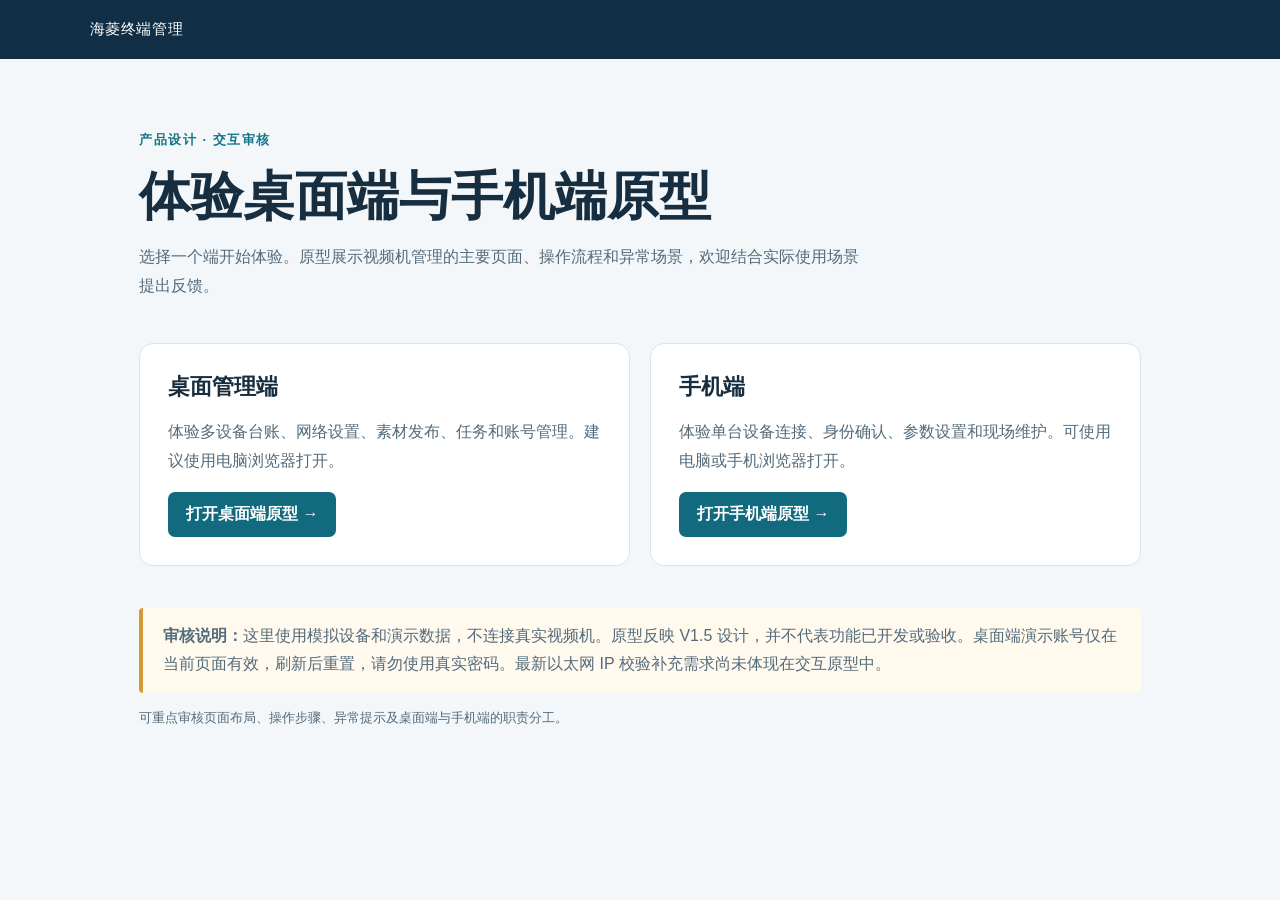
<file: index.html>
<!doctype html>
<html lang="zh-CN"><head><meta charset="utf-8"><meta name="viewport" content="width=device-width,initial-scale=1"><title>海菱视频机管理 · 交互原型审核</title><style>
:root{font-family:-apple-system,BlinkMacSystemFont,"PingFang SC","Microsoft YaHei",sans-serif;color:#172e40;background:#f3f7f9}*{box-sizing:border-box}body{margin:0}header{background:#102f46;color:#fff;padding:20px max(7vw,24px);font-size:15px;letter-spacing:.04em}main{max-width:1050px;margin:auto;padding:72px 24px} .tag{font-size:13px;color:#14758a;font-weight:700;letter-spacing:.12em}h1{font-size:clamp(32px,5vw,52px);margin:16px 0;line-height:1.2}p{line-height:1.8;color:#536b7b}.intro{max-width:720px}.cards{display:grid;grid-template-columns:repeat(auto-fit,minmax(260px,1fr));gap:20px;margin:42px 0}.card{background:#fff;border:1px solid #d8e4e9;border-radius:14px;padding:28px;display:flex;flex-direction:column}.card h2{font-size:22px;margin:0}.card p{flex:1}.button{display:inline-block;background:#116a7d;color:white;padding:12px 18px;border-radius:7px;text-decoration:none;font-weight:600;align-self:flex-start}.button:hover{background:#0c5362}.note{border-left:4px solid #d59a36;background:#fff9ee;padding:14px 20px;border-radius:4px}.note p{margin:0}.small{font-size:13px}a:focus-visible{outline:3px solid #d59a36;outline-offset:4px}
</style></head><body><header>海菱终端管理</header><main><div class="tag">产品设计 · 交互审核</div><h1>体验桌面端与手机端原型</h1><p class="intro">选择一个端开始体验。原型展示视频机管理的主要页面、操作流程和异常场景，欢迎结合实际使用场景提出反馈。</p><div class="cards"><section class="card"><h2>桌面管理端</h2><p>体验多设备台账、网络设置、素材发布、任务和账号管理。建议使用电脑浏览器打开。</p><a class="button" href="canvas/index.html?review=10">打开桌面端原型 →</a></section><section class="card"><h2>手机端</h2><p>体验单台设备连接、身份确认、参数设置和现场维护。可使用电脑或手机浏览器打开。</p><a class="button" href="mobile/index.html?review=4">打开手机端原型 →</a></section></div><div class="note"><p><strong>审核说明：</strong>这里使用模拟设备和演示数据，不连接真实视频机。原型反映 V1.5 设计，并不代表功能已开发或验收。桌面端演示账号仅在当前页面有效，刷新后重置，请勿使用真实密码。最新以太网 IP 校验补充需求尚未体现在交互原型中。</p></div><p class="small">可重点审核页面布局、操作步骤、异常提示及桌面端与手机端的职责分工。</p></main></body></html>
</file>
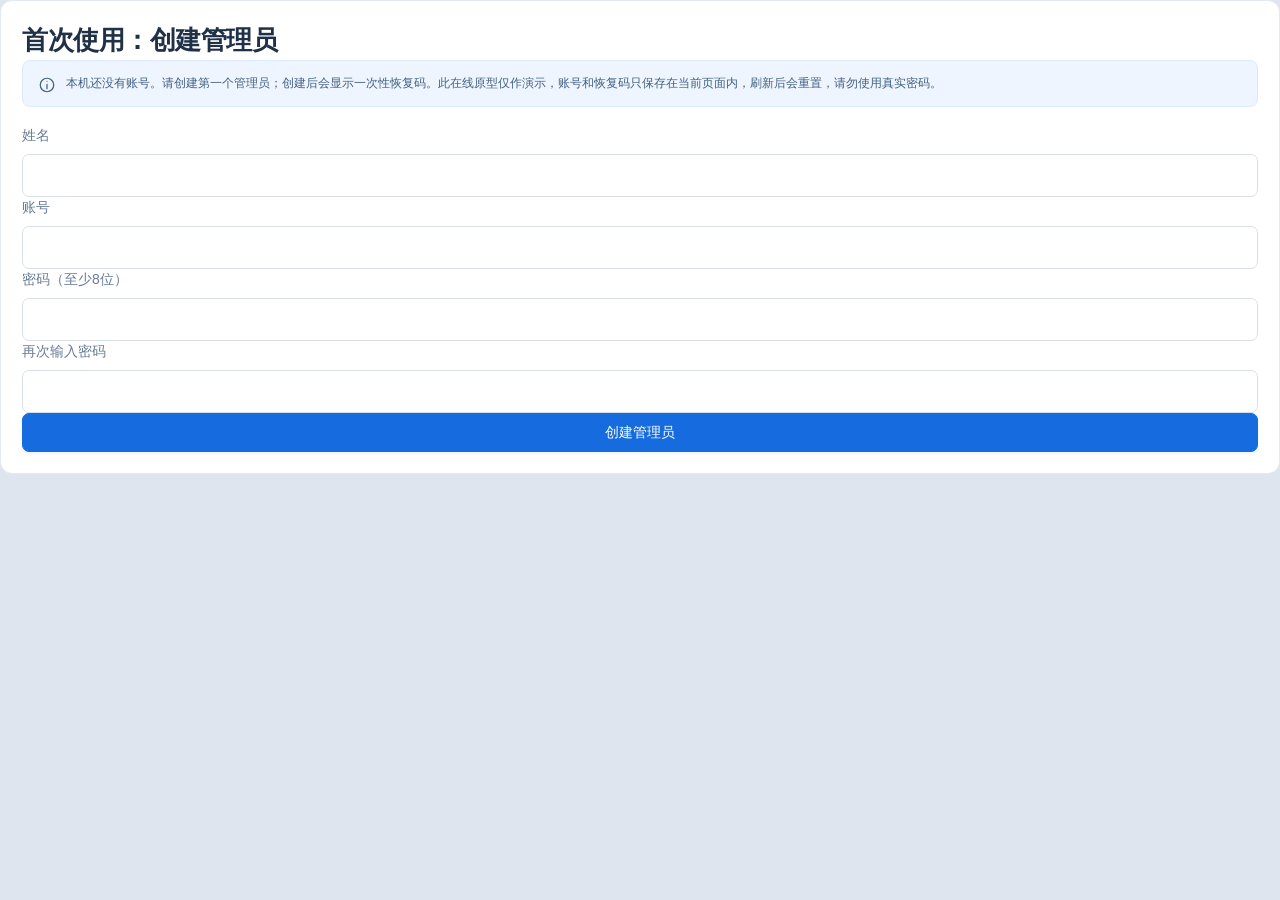
<file: canvas/index.html>
<!doctype html>
<html lang="zh-CN">
<head>
  <meta charset="utf-8">
  <meta name="viewport" content="width=device-width,initial-scale=1">
  <title>海菱终端管理 V1.5 · 交互原型</title>
  <link rel="stylesheet" href="style.css?v=review2">
<link rel="stylesheet" href="../shared/app-update.css"></head>
<body>
  <div id="reviewbar"></div>
  <div id="app"></div>
  <div id="modal-root"></div>
  <div id="toast-root" aria-live="polite"></div>
  <script src="app.js?v=review10"></script>
  <script src="support-v11.js?v=review8"></script>
  <script src="local-v15.js?v=review6"></script>
  <script src="local-v15-r3.js?v=review6"></script>
  <script src="local-v15-r4.js"></script>
  <script src="local-v15-r6.js?v=review2"></script>
  <script src="accessibility-v11.js"></script>
<script src="xlsx.full.min.js"></script><script src="registry-excel.js?v=3"></script><script src="mobile-export-demo.js?v=1"></script><script src="review-first-run.js?v=review2"></script><script src="../shared/app-update.js"></script><script src="../shared/app-update-host.js"></script><link rel="stylesheet" href="media-preview-extension.css?v=1"><script src="media-preview-extension.js?v=2"></script></body>
</html>
</file>
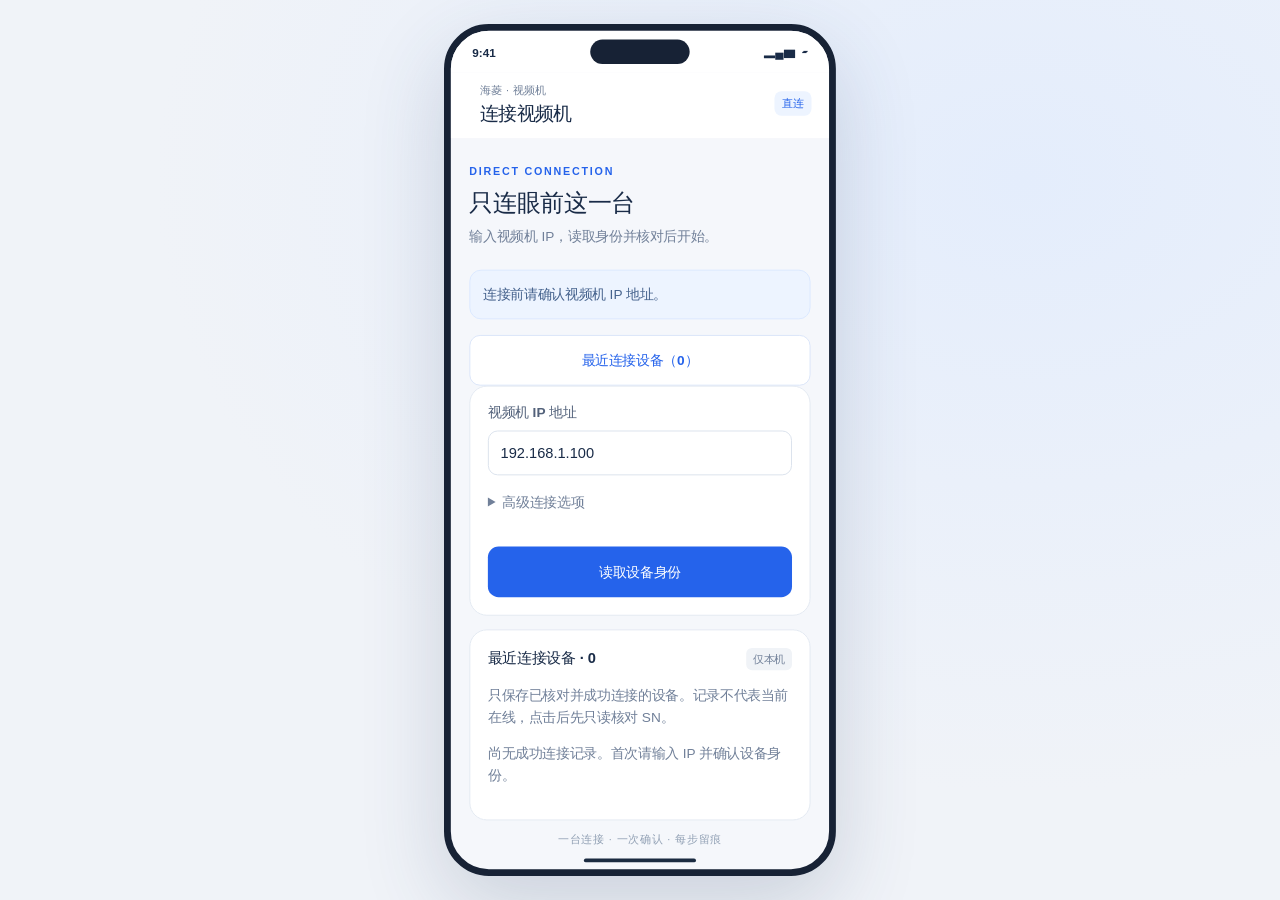
<file: mobile/index.html>
<!doctype html>
<html lang="zh-CN"><head><meta charset="utf-8"><meta name="viewport" content="width=device-width,initial-scale=1"><title>海菱视频机 · 手机单台直连</title><link rel="stylesheet" href="styles.css?v=review2"><link rel="stylesheet" href="../shared/app-update.css"></head>
<body><div class="review-layout"><aside class="review-panel"><a class="brand" href="../canvas/index.html">海菱<span>终端管理 · 手机设计</span></a><div class="review-copy"><span class="eyebrow">MOBILE / DIRECT</span><h2>只连眼前<br>这一台。</h2><p>输入 IP 或点击最近设备，<br>核对身份后进行单台操作。</p></div><div class="review-controls"><h3>原型审阅工具</h3><p>此区域不进入生产手机界面。</p><label for="scenario">响应场景（fixtures）</label><select id="scenario"><option value="normal">正常响应</option><option value="storage-failure">本机操作记录保存失败</option><option value="timeout">连接 / 核验超时</option><option value="sn-mismatch">返回另一 SN</option><option value="http500">HTTP 500</option><option value="network-pending">改 IP 后新址不可达</option><option value="network-runtime">config / runtime 不一致</option><option value="version-mismatch">升级后版本不符</option><option value="screenshot-failure">截图失败（保留旧图）</option></select><div class="review-actions"><button id="background">模拟 App 后台</button><button id="foreground">回到前台</button></div><button id="reset-fixture">重置本地演示数据</button><div id="review-status"></div></div><p class="review-disclaimer">离线可用设计原型 · 不发送网络请求<br>无后台、无账号 · 保留最近连接设备<br>402 × 874 画布 · 所有响应为演示</p></aside><div class="phone-stage"><div id="phone" class="phone" aria-label="手机单台视频机管理原型"></div></div></div><script src="data.js"></script><script src="primitives.js"></script><script src="screens.js?v=review4"></script><script src="app.js?v=review2"></script><script src="../shared/app-update.js"></script><script src="../shared/app-update-host.js"></script></body></html>
</file>
<file: canvas/style.css>
:root{--nav:#13243a;--nav2:#203954;--bg:#f4f7fb;--surface:#fff;--ink:#203047;--muted:#738096;--line:#e3e9f2;--blue:#166bdf;--blue-soft:#eaf2ff;--green:#14836b;--green-soft:#e7f6f0;--amber:#b37a18;--amber-soft:#fff4da;--red:#d34e51;--red-soft:#fff0ef;--radius:12px;font-family:"Segoe UI","Microsoft YaHei","PingFang SC",sans-serif;color:var(--ink);font-size:14px;background:#dfe5ee}*{box-sizing:border-box}body{margin:0}button,input,select,textarea{font:inherit}button{cursor:pointer}button:disabled{cursor:not-allowed;opacity:.45}a{color:var(--blue);text-decoration:none}button:focus-visible,a:focus-visible,input:focus-visible,select:focus-visible{outline:3px solid #8db8fb;outline-offset:2px}button{border:0}input[type=checkbox]{accent-color:var(--blue);width:15px;height:15px;vertical-align:middle}input,select,textarea{border:1px solid #d7dfeb;border-radius:7px;background:#fff;color:var(--ink);padding:10px 12px;outline:none}input:focus,select:focus,textarea:focus{border-color:var(--blue);box-shadow:0 0 0 3px #166bdf10}input[readonly],select:disabled{background:#f7f9fc;color:#596779;box-shadow:none}h1,h2,h3,p{margin:0}h1{font-size:26px;line-height:1.45;letter-spacing:-.5px;font-weight:650}h2{font-size:17px;font-weight:650}h3{font-size:14px;font-weight:650}.muted{color:var(--muted)}.small{font-size:12px}.mono{font-family:Consolas,"SFMono-Regular",monospace}.strong{font-weight:600}.spacer{flex:1}.nowrap{white-space:nowrap}.right{text-align:right}.flex{display:flex;align-items:center;gap:12px}.between{display:flex;align-items:center;justify-content:space-between;gap:16px}.stack{display:flex;flex-direction:column;gap:16px}.grid2{display:grid;grid-template-columns:1fr 1fr;gap:20px}.grid3{display:grid;grid-template-columns:repeat(3,1fr);gap:18px}.icon{width:18px;height:18px;display:inline-flex;align-items:center;justify-content:center;flex:none}.icon svg{width:100%;height:100%;fill:none;stroke:currentColor;stroke-width:1.65;stroke-linecap:round;stroke-linejoin:round}.btn{display:inline-flex;align-items:center;justify-content:center;gap:7px;min-height:36px;padding:8px 15px;background:#fff;color:#42556f;border:1px solid #dce4ee;border-radius:7px;font-size:14px;font-weight:550;white-space:nowrap}.btn:hover{background:#f5f8fc;border-color:#bfcee1}.btn.primary{background:var(--blue);border-color:var(--blue);color:#fff;box-shadow:0 2px 4px #166bdf15}.btn.primary:hover{background:#0c5dca}.btn.danger{color:var(--red);border-color:#f0cdcc;background:#fff}.btn.soft{background:var(--blue-soft);color:var(--blue);border-color:transparent}.btn.sm{padding:5px 9px;min-height:29px;font-size:12px}.btn.text{border-color:transparent;background:transparent;color:var(--blue);padding:5px 7px;box-shadow:none}.btn.full{width:100%}.badge{display:inline-flex;align-items:center;gap:6px;padding:4px 9px;border-radius:5px;font-size:12px;font-weight:500;white-space:nowrap;color:#738096;background:#eef1f5}.badge:before{content:"";width:5px;height:5px;border-radius:50%;background:currentColor}.badge.green{background:var(--green-soft);color:var(--green)}.badge.amber{background:var(--amber-soft);color:var(--amber)}.badge.red{background:var(--red-soft);color:var(--red)}.badge.blue{background:var(--blue-soft);color:var(--blue)}.tag{display:inline-block;border:1px solid #dee6f1;border-radius:4px;padding:2px 6px;font-size:12px;color:#66758a}.reviewbar{height:46px;background:#e9eef5;border-bottom:1px solid #cbd5e2;display:flex;align-items:center;padding:0 22px;gap:14px;font-size:12px;color:#53627a}.review-brand{font-weight:650;letter-spacing:.6px;color:#23374f;display:flex;gap:8px;align-items:center}.review-label{border:1px solid #cbd5e2;border-radius:4px;background:#f7f9fc;padding:2px 5px;color:#687a93;font-size:12px;font-weight:500}.review-roles{display:flex;gap:2px;background:#dbe4ef;border-radius:6px;padding:3px}.review-roles button{border-radius:4px;padding:4px 11px;background:transparent;color:#6a7890;font-size:12px}.review-roles button.active{background:white;color:var(--blue);box-shadow:0 1px 3px #1a35561c}.review-switch{display:flex;align-items:center;gap:5px;white-space:nowrap}.review-action{font-size:12px;background:transparent;color:#315b8c;padding:5px 8px;border-radius:4px}.review-action:hover{background:#dbe4ee}.window{margin:16px auto;width:calc(100% - 32px);max-width:1720px;min-height:calc(100vh - 78px);background:var(--surface);border:1px solid #cfd8e5;border-radius:10px;overflow:hidden;box-shadow:0 10px 36px #1a335415}.titlebar{height:34px;background:#fbfcfe;border-bottom:1px solid var(--line);display:flex;align-items:center;padding-left:17px;gap:8px;font-size:12px;color:#66778e;user-select:none}.app-mark{width:19px;height:19px;background:var(--blue);color:white;display:flex;align-items:center;justify-content:center;border-radius:4px;font-weight:700;font-size:12px}.window-controls{height:100%;display:flex;margin-left:auto}.window-controls button{background:transparent;color:#6d7a8c;width:43px;font-size:15px}.window-controls button:hover{background:#e9eef5}.window-controls button:last-child:hover{background:#df5254;color:white}.shell{display:grid;grid-template-columns:205px minmax(0,1fr);min-height:calc(100vh - 113px)}.sidebar{background:var(--nav);color:#c1cee0;display:flex;flex-direction:column;padding:26px 14px 15px}.brand{display:flex;align-items:center;gap:11px;padding:0 12px 24px}.brand-symbol{height:34px;width:34px;border:1px solid #547196;border-radius:9px;display:grid;place-items:center;color:#dbeaff;font-size:20px;font-weight:700}.brand-name{font-size:17px;color:#f3f7fd;font-weight:650;letter-spacing:.4px}.brand-sub{font-size:12px;color:#7e95b5;margin-top:4px;letter-spacing:1px}.sidebar-label{padding:11px 14px 9px;font-size:12px;color:#6f88aa;letter-spacing:1.6px}.nav-button{display:flex;align-items:center;gap:12px;padding:12px 15px;margin:3px 0;border-radius:7px;background:transparent;color:#aebed2;text-align:left;font-size:14px;position:relative;width:100%}.nav-button:hover{background:#1b314c}.nav-button.active{background:#264368;color:#fff}.nav-button.active:before{content:"";position:absolute;left:-14px;top:11px;bottom:11px;width:3px;background:#6aacf9;border-radius:2px}.nav-button .nav-count{margin-left:auto;background:#3a5474;color:#ccddf1;font-size:12px;border-radius:4px;padding:1px 5px}.sidebar-bottom{margin-top:auto;padding:25px 8px 0}.sidebar-service{border:1px solid #30445e;padding:12px;border-radius:8px;font-size:12px;line-height:1.8}.sidebar-service strong{color:#d7e2f0;font-weight:500}.service-dot{width:6px;height:6px;border-radius:50%;background:#46b49a;display:inline-block;margin-right:6px}.service-dot.off{background:#dd7a7a}.workspace{min-width:0;background:var(--bg);display:flex;flex-direction:column}.topbar{height:66px;background:white;border-bottom:1px solid var(--line);padding:0 27px;display:flex;align-items:center;gap:14px}.breadcrumb{font-size:12px;color:#8793a6}.org-pill{padding:6px 10px;border:1px solid #e6ebf3;border-radius:6px;font-size:12px;color:#4d5f79;background:#fafcfe}.user-avatar{width:30px;height:30px;border-radius:50%;background:#e8eff8;display:grid;place-items:center;color:#3e668d;font-size:12px;font-weight:600}.content{padding:25px 28px 30px;flex:1;min-width:0}.page-head{display:flex;align-items:center;justify-content:space-between;margin-bottom:23px;gap:18px}.page-head p{font-size:12px;color:var(--muted);margin-top:5px;line-height:1.7}.page-actions{display:flex;gap:9px;align-items:center}.card{background:#fff;border:1px solid var(--line);border-radius:var(--radius);padding:21px}.card-head{display:flex;align-items:center;justify-content:space-between;margin-bottom:18px;gap:12px}.card-head p{font-size:12px;color:var(--muted);margin-top:4px}.card.flush{padding:0;overflow:hidden}.card.flush>.card-head{padding:20px 21px 0}.stats{display:grid;grid-template-columns:repeat(4,minmax(0,1fr));gap:16px;margin-bottom:21px}.stat-card{padding:20px;background:#fff;border:1px solid var(--line);border-radius:11px;position:relative;overflow:hidden}.stat-card .stat-label{font-size:12px;color:#718099}.stat-card .stat-value{font-size:32px;font-weight:650;line-height:1.2;margin:12px 0 9px;letter-spacing:-1px}.stat-card .stat-foot{font-size:12px;color:#7f8da2}.stat-glyph{position:absolute;right:19px;top:20px;width:32px;height:32px;border-radius:8px;background:var(--blue-soft);color:var(--blue);display:grid;place-items:center}.stat-glyph.green{background:var(--green-soft);color:var(--green)}.stat-glyph.amber{background:var(--amber-soft);color:var(--amber)}.stat-glyph.red{background:var(--red-soft);color:var(--red)}.notice{padding:12px 15px;background:#eef5ff;border:1px solid #dceafe;border-radius:8px;display:flex;align-items:flex-start;gap:10px;font-size:12px;line-height:1.8;color:#426181;margin-bottom:18px}.notice.amber{background:#fff8e9;border-color:#f0e2be;color:#987231}.notice.red{background:#fff2f1;border-color:#f2d5d3;color:#a55555}.notice .icon{margin-top:3px}.notice strong{font-weight:650}.table{border-collapse:collapse;width:100%;font-size:12px}.table th{text-align:left;font-weight:500;color:#7a889d;background:#f7f9fc;padding:13px 15px;border-bottom:1px solid var(--line);white-space:nowrap}.table td{padding:16px 15px;border-bottom:1px solid #edf1f6;vertical-align:middle}.table tbody tr:last-child td{border-bottom:0}.table tbody tr:hover{background:#fbfdff}.table td:first-child small{display:block;color:#8b97a9;font-size:12px;margin-top:5px}.table .link{background:transparent;padding:0;text-align:left;color:#2b4e78;font-weight:600;font-size:12px}.table .link:hover{color:var(--blue)}.table.compact td{padding:12px 14px}.table th.select-col,.table td.select-col{width:34px;padding-right:3px}.table-footer{display:flex;align-items:center;justify-content:space-between;padding:14px 19px;border-top:1px solid var(--line);font-size:12px;color:#8b97a7}.mini-pager{display:flex;gap:5px}.mini-pager span{border:1px solid #e1e7f0;border-radius:4px;padding:4px 7px;background:#fff}.mini-pager span.active{background:var(--blue);border-color:var(--blue);color:#fff}.overview-grid{display:grid;grid-template-columns:minmax(0,1.6fr) minmax(280px,1fr);gap:20px}.status-grid{display:grid;grid-template-columns:1fr 1fr;gap:13px}.status-legend{display:flex;gap:15px;font-size:12px;color:var(--muted);flex-wrap:wrap;margin-top:18px}.status-legend i{display:inline-block;width:6px;height:6px;border-radius:50%;background:var(--green);margin-right:5px}.status-legend i.amber{background:var(--amber)}.status-legend i.gray{background:#a3afbf}.progress{height:6px;border-radius:4px;background:#edf2f8;overflow:hidden}.progress span{display:block;height:100%;background:var(--blue);border-radius:4px;transition:width .4s}.progress.green span{background:var(--green)}.health-line{display:flex;align-items:center;gap:10px;font-size:12px;padding:9px 0}.health-line .progress{flex:1}.health-line .value{min-width:24px;font-size:12px;text-align:right;color:#4a5e78}.activity{display:flex;gap:11px;padding:13px 0;border-bottom:1px solid #eef2f7}.activity:last-child{border-bottom:0}.activity-dot{width:28px;height:28px;border-radius:8px;background:#edf4fd;color:#427cbe;display:grid;place-items:center;flex:none}.activity p{font-size:12px;line-height:1.6}.activity small{font-size:12px;color:#96a1b2}.quick-actions{display:grid;grid-template-columns:repeat(3,1fr);gap:9px;margin-top:18px}.quick-actions button{background:#f6f9fd;border:1px solid #e5ecf5;border-radius:7px;padding:13px 5px;color:#536d8f;font-size:12px;display:flex;flex-direction:column;align-items:center;gap:7px}.quick-actions button:hover{background:var(--blue-soft)}.device-layout{display:grid;grid-template-columns:190px minmax(0,1fr);gap:17px}.group-tree{padding:19px 12px;height:max-content}.group-tree h3{padding:0 10px;margin-bottom:18px}.tree-item{display:flex;align-items:center;gap:8px;width:100%;padding:10px 9px;text-align:left;background:transparent;color:#65758c;font-size:12px;border-radius:6px;margin:3px 0}.tree-item.active{color:var(--blue);background:var(--blue-soft);font-weight:600}.tree-item small{margin-left:auto;color:#99a4b4;font-size:12px}.tree-indent{padding-left:23px}.toolbar{display:flex;gap:10px;align-items:center;padding:18px;border-bottom:1px solid var(--line);flex-wrap:wrap}.search-box{position:relative;flex:1;min-width:210px}.search-box input{width:100%;padding-left:34px;font-size:12px;height:35px}.search-box .icon{position:absolute;left:11px;top:10px;width:15px;height:15px;color:#8a9ab0}.toolbar select{font-size:12px;padding:7px 10px;height:35px}.selection-bar{padding:11px 18px;background:#eef5ff;border-bottom:1px solid #deebfc;display:flex;align-items:center;gap:11px;font-size:12px;color:#4c74a5}.empty{padding:48px;text-align:center;color:#8a98ac;font-size:14px}.tabs{display:flex;gap:28px;border-bottom:1px solid #dfe6ef;margin-bottom:22px}.tabs button{background:transparent;padding:0 0 13px;color:#7a879c;font-size:14px;border-bottom:2px solid transparent}.tabs button.active{color:var(--blue);border-bottom-color:var(--blue);font-weight:600}.detail-heading{margin:0 0 18px}.detail-heading .back{display:inline-flex;align-items:center;gap:5px;background:transparent;color:#8594a9;font-size:12px;padding:0;margin-bottom:13px}.detail-heading h1{font-size:23px}.detail-heading .subline{display:flex;gap:15px;align-items:center;color:#8290a4;font-size:12px;margin-top:8px}.detail-layout{display:grid;grid-template-columns:minmax(0,1.65fr) minmax(270px,1fr);gap:20px}.kv-grid{display:grid;grid-template-columns:1fr 1fr;gap:22px 28px}.kv label{display:block;color:#8a96a8;font-size:12px;margin-bottom:7px}.kv strong{font-size:14px;color:#364d6a;font-weight:550}.divider{height:1px;background:var(--line);margin:22px 0}.device-state-row{display:grid;grid-template-columns:repeat(3,1fr);gap:14px}.state-box{background:#f7f9fc;border-radius:8px;padding:14px}.state-box label{display:block;font-size:12px;color:#7d8ba0;margin-bottom:10px}.screen-art{width:100%;min-height:250px;border-radius:8px;overflow:hidden;background:#10283e;display:grid;grid-template-columns:32% 68%;color:white;position:relative;aspect-ratio:16/10}.screen-floor{padding:23px 18px;display:flex;align-items:center;flex-direction:column;background:#0b1c2d;justify-content:center;gap:10px}.screen-floor .floor{font-size:59px;line-height:1;font-weight:600}.screen-floor .arrow{font-size:28px;color:#55dcc5}.screen-ad{display:flex;flex-direction:column;justify-content:center;align-items:center;position:relative;background:linear-gradient(135deg,#214c78,#14304f);padding:20px;overflow:hidden}.screen-ad:before,.screen-ad:after{content:"";position:absolute;border:1px solid #89bbec35;transform:rotate(-35deg);border-radius:35px;width:300px;height:150px;bottom:-100px;right:-40px}.screen-ad:after{bottom:-63px;right:-12px}.screen-ad h3{font-size:21px;letter-spacing:2px;color:#f3f8ff;z-index:1}.screen-ad p{font-size:12px;margin-top:13px;color:#9ec2e8;z-index:1}.screen-caption{font-size:12px;color:#7a8ba0;display:flex;justify-content:space-between;margin-top:10px}.screen-ticker{position:absolute;bottom:0;left:0;right:0;background:#173f52e8;color:#bce9eb;font-size:12px;padding:7px 11px;text-align:center;letter-spacing:.6px}.screen-art.large{min-height:370px;max-width:760px;margin:auto}.screen-art.large .floor{font-size:95px}.screen-art.large .screen-ad h3{font-size:30px}.form-grid{display:grid;grid-template-columns:1fr 1fr;gap:20px}.form-grid label,.field label{display:block;color:#687c96;font-size:12px;margin-bottom:8px}.form-grid input,.form-grid select,.form-grid textarea,.field input,.field select{width:100%}.form-grid .full{grid-column:1/-1}.hint{font-size:12px;color:#92a0b2;line-height:1.7;margin-top:7px}.form-footer{display:flex;align-items:center;gap:12px;padding-top:20px;margin-top:22px;border-top:1px solid #edf1f6}.field-error{color:var(--red);font-size:12px;margin-top:6px}.slider-line{display:flex;align-items:center;gap:15px}.slider-line input{padding:0;flex:1;box-shadow:none;accent-color:var(--blue)}.slider-line span{display:inline-flex;justify-content:center;width:45px;border:1px solid #dbe3ef;border-radius:5px;padding:4px;font-size:12px}.runtime-block{background:#f7fafc;border:1px solid #e5ebf2;border-radius:8px;padding:16px;margin-top:20px}.runtime-block h3{font-size:12px;color:#61738b;margin-bottom:13px}.runtime-values{display:grid;grid-template-columns:repeat(4,1fr);gap:10px;font-size:12px}.runtime-values span{color:#8e9caf;display:block;margin-bottom:5px}.runtime-values strong{font-weight:500;font-family:Consolas,monospace;font-size:12px}.stepper{display:flex;gap:0;margin:22px 0 28px}.step{display:flex;gap:8px;align-items:center;flex:1;position:relative;font-size:12px;color:#98a5b7}.step:not(:last-child):after{content:"";height:1px;background:#dce5f0;flex:1;margin:0 10px}.step b{width:23px;height:23px;border:1px solid #d6e0ed;border-radius:50%;display:grid;place-items:center;background:#fff;font-size:12px;font-weight:550;flex:none}.step.active{color:var(--blue)}.step.active b{background:var(--blue);border-color:var(--blue);color:white}.step.done{color:var(--green)}.step.done b{border-color:#b7dcd0;background:#eff9f5}.task-stages{display:flex;gap:8px;flex-wrap:wrap;margin:12px 0}.task-stage{padding:6px 10px;background:#f3f6fa;border-radius:5px;font-size:12px;color:#8b98aa}.task-stage.active{background:var(--blue-soft);color:var(--blue)}.task-stage.done{background:var(--green-soft);color:var(--green)}.task-layout{display:grid;grid-template-columns:minmax(0,1.5fr) minmax(300px,1fr);gap:18px}.task-card{padding:18px 20px;border-bottom:1px solid #e8edf4;background:#fff;cursor:pointer}.task-card:last-child{border-bottom:0}.task-card.active{background:#f2f7ff;box-shadow:inset 3px 0 0 var(--blue)}.task-title{display:flex;align-items:center;gap:9px;margin-bottom:9px}.task-title strong{font-size:14px;font-weight:550}.task-card .meta{font-size:12px;color:#94a1b3;display:flex;justify-content:space-between;margin-top:10px}.file-thumb{width:35px;height:41px;border:1px solid #dce6f3;border-radius:5px;background:#f0f5fc;display:grid;place-items:center;color:#5b81ac;font-size:9px;font-weight:600;flex:none}.media-grid{display:grid;grid-template-columns:repeat(3,minmax(0,1fr));gap:16px}.media-card{border:1px solid #e1e8f2;border-radius:10px;overflow:hidden;background:#fff}.media-cover{height:125px;background:#eef3fa;display:flex;align-items:center;justify-content:center;position:relative}.media-cover .play{width:36px;height:36px;border-radius:50%;background:#ffffffdd;display:grid;place-items:center;color:#4d79af;box-shadow:0 2px 10px #20466f1a;font-size:14px}.media-cover.city{background:linear-gradient(150deg,#275b88,#6c9ec3)}.media-cover.city:before{content:"";position:absolute;bottom:0;width:100%;height:40%;background:linear-gradient(90deg,transparent 3%,#214666 3% 14%,transparent 14% 17%,#254d70 17% 35%,transparent 35% 39%,#1f4161 39% 55%,transparent 55% 61%,#25496c 61% 80%,transparent 80% 86%,#2d5375 86% 98%,transparent 98%)}.media-cover.notice{margin:0;background:#e7f0ed;border:0;border-radius:0;color:#467160;font-size:18px;font-weight:600}.media-cover.logo{background:#f1f4f9;color:#6e85a6;font-size:25px;letter-spacing:4px}.media-info{padding:15px}.media-info strong{font-size:12px;display:block;margin-bottom:8px}.media-info small{color:#8e9db1;font-size:12px}.media-info .between{margin-top:13px}.upload-zone{border:1px dashed #b6cbe5;border-radius:8px;background:#f8fbff;padding:25px;text-align:center;color:#7991ad;line-height:1.9;font-size:12px}.upload-zone .icon{margin-bottom:8px;width:27px;height:27px;color:#6f9bd1}.upload-zone input{display:none}.playlist{counter-reset:track}.playlist-row{display:flex;align-items:center;gap:12px;padding:13px 0;border-bottom:1px solid #edf1f6}.playlist-row:last-child{border-bottom:0}.playlist-index{font-size:12px;color:#9aa7b8;width:17px}.playlist-row strong{font-size:12px;display:block;font-weight:550}.playlist-row small{font-size:12px;color:#9ba5b3;display:block;margin-top:5px}.move-controls{display:flex;gap:4px;margin-left:auto}.move-controls button{border:1px solid #e0e7ef;border-radius:4px;background:#fff;color:#7c8ea6;width:24px;height:24px}.radio-strip{display:flex;padding:3px;background:#f0f4fa;border-radius:7px;gap:3px}.radio-strip button{background:transparent;border-radius:5px;padding:7px 16px;color:#7f8fa5;font-size:12px}.radio-strip button.active{background:white;color:var(--blue);box-shadow:0 1px 4px #193d6810}.log-pane{background:#14243a;color:#a9bed5;border-radius:9px;padding:20px;font:11px/2 Consolas,monospace;white-space:pre-wrap;min-height:300px;overflow:auto}.log-list button{display:flex;justify-content:space-between;width:100%;padding:14px 13px;background:white;text-align:left;border-bottom:1px solid #edf1f6;color:#637992;font-size:12px}.log-list button.active{background:#f0f6ff;color:var(--blue)}.permission-yes{color:var(--green);font-weight:600}.permission-no{color:#b3bdcb}.role-note{display:flex;align-items:center;gap:9px;font-size:12px;color:#7c8da3;margin-top:18px;line-height:1.8}.settings-row{display:flex;justify-content:space-between;align-items:center;padding:17px 0;border-bottom:1px solid #edf1f6}.settings-row:last-child{border-bottom:0}.settings-row label{font-size:12px;color:#4c617d}.settings-row p{font-size:12px;color:#94a1b2;margin-top:6px}.toggle{width:32px;height:18px;border-radius:10px;background:#cbd5e3;position:relative;display:inline-block}.toggle:after{content:"";position:absolute;top:3px;left:3px;width:12px;height:12px;border-radius:50%;background:white;box-shadow:0 1px 3px #0002}.toggle.on{background:var(--blue)}.toggle.on:after{left:17px}.login-shell{min-height:calc(100vh - 113px);display:grid;grid-template-columns:45% 55%;background:#fff}.login-brand{padding:60px 55px;background:var(--nav);position:relative;overflow:hidden;color:white;display:flex;flex-direction:column}.login-brand:before{content:"";width:700px;height:700px;border-radius:50%;border:1px solid #385a7f;position:absolute;bottom:-500px;right:-100px;box-shadow:0 0 0 60px #31517422,0 0 0 120px #31517412}.login-brand .brand{padding:0}.login-brand h1{font-size:35px;margin-top:78px;line-height:1.6;letter-spacing:2px;font-weight:550}.login-brand p{color:#8ba6c7;font-size:14px;margin-top:20px;line-height:2}.login-device-art{position:relative;width:280px;height:170px;margin:45px auto;border:1px solid #47678b;border-radius:13px;background:#203c5b;box-shadow:0 22px 35px #07152650;padding:16px;transform:perspective(600px) rotateY(-8deg)}.login-device-art .screen-art{min-height:0;height:100%;border-radius:6px}.login-device-art .screen-floor{padding:10px}.login-device-art .screen-floor .floor{font-size:35px}.login-device-art .screen-ad h3{font-size:17px}.login-device-art .screen-ad p{margin-top:8px;font-size:9px}.login-foot{margin-top:auto;color:#6b87aa;font-size:12px;line-height:1.9;z-index:1}.login-form{padding:54px 68px;display:flex;justify-content:center;flex-direction:column;max-width:600px;width:100%;margin:0 auto}.login-form h1{font-size:27px}.login-form>.muted{font-size:12px;margin-top:9px;margin-bottom:28px;line-height:1.8}.login-fields{display:flex;flex-direction:column;gap:18px}.login-fields .field label{font-size:12px}.login-fields input{font-size:14px}.login-remember{display:flex;justify-content:space-between;align-items:center;font-size:12px;color:#8a98ae;margin:17px 0 21px}.common-accounts{margin-top:30px;padding-top:22px;border-top:1px solid var(--line)}.common-accounts h3{font-size:12px;color:#92a0b2;font-weight:500;margin-bottom:12px}.account-shortcuts{display:flex;gap:9px}.account-shortcuts button{flex:1;background:#f8fafd;border:1px solid #e4ebf4;border-radius:7px;padding:11px 6px;color:#65809f;font-size:12px;line-height:1.9}.account-shortcuts button:hover{border-color:#99b8de;background:#f1f7ff}.login-server{margin-top:21px;text-align:center;font-size:12px;color:#9ba6b7}.modal-overlay{position:fixed;inset:0;background:#11233b66;backdrop-filter:blur(3px);z-index:20;display:flex;align-items:center;justify-content:center;padding:30px}.modal{width:570px;max-width:95vw;max-height:90vh;background:#fff;border:1px solid #dce5f1;border-radius:13px;box-shadow:0 25px 70px #0e203d40;overflow:auto}.modal.wide{width:760px}.modal-head{padding:22px 25px 18px;border-bottom:1px solid #e9eef5;display:flex;align-items:center;justify-content:space-between}.modal-head h2{font-size:17px}.modal-head button{background:transparent;color:#92a0b2;font-size:21px}.modal-body{padding:22px 25px}.modal-body>p{font-size:12px;color:#7b8ba0;line-height:1.9;margin-bottom:17px}.modal-footer{padding:17px 25px;border-top:1px solid #e9eef5;display:flex;align-items:center;justify-content:flex-end;gap:10px}.confirm-kv{display:grid;grid-template-columns:100px 1fr;font-size:12px;gap:15px;padding:18px;background:#f7faff;border-radius:8px;border:1px solid #e2eaf4}.confirm-kv label{color:#8d9cb1}.confirm-kv strong{font-weight:550;color:#48617e}.target-list{border:1px solid #e2e9f1;border-radius:8px;max-height:260px;overflow:auto}.target-row{display:flex;gap:10px;align-items:center;padding:12px;border-bottom:1px solid #eaf0f6;font-size:12px}.target-row:last-child{border-bottom:0}.target-row .badge{margin-left:auto}.target-row small{display:block;font-size:12px;color:#8f9caf;margin-top:5px}.target-row input:disabled+span{color:#a5afbd}.toast{position:fixed;right:36px;bottom:30px;z-index:50;display:flex;align-items:center;gap:10px;min-width:260px;max-width:480px;background:#19304c;color:#eaf2fd;padding:15px 20px;border-radius:9px;font-size:12px;box-shadow:0 7px 25px #12253a26;animation:toast-in .2s ease}.toast.error{background:#a6494b}.toast.success{background:#246f60}@keyframes toast-in{from{transform:translateY(10px);opacity:0}to{transform:translateY(0);opacity:1}}.tray-screen{min-height:calc(100vh - 78px);display:flex;align-items:center;justify-content:center;color:#506782;background:linear-gradient(135deg,#eaf0f7,#e1eaf4);padding:50px}.tray-card{text-align:center;background:white;border:1px solid #d3deec;border-radius:15px;width:520px;padding:48px;box-shadow:0 14px 50px #1a3e6812}.tray-icon{width:65px;height:65px;border-radius:18px;background:#e9f2ff;color:var(--blue);display:grid;place-items:center;margin:0 auto 24px}.tray-icon .icon{width:29px;height:29px}.tray-card h1{font-size:24px}.tray-card p{font-size:12px;color:#8797ad;margin:13px 0 28px;line-height:1.9}.biz{max-width:1460px;margin:24px auto;padding:0 30px 50px}.biz-hero{background:var(--nav);border-radius:14px;padding:36px 40px;color:white;display:flex;justify-content:space-between;align-items:center;margin-bottom:24px}.biz-hero h1{font-size:31px;letter-spacing:.5px}.biz-hero p{font-size:14px;color:#91a8c5;line-height:1.9;margin-top:10px}.biz-hero small{color:#718eae}.biz-section{background:white;padding:26px 28px;border:1px solid #dae4ef;border-radius:12px;margin-top:22px}.biz-section h2{font-size:18px;margin-bottom:7px}.biz-section>p{font-size:12px;color:#8191a8;line-height:1.9;margin-bottom:22px}.architecture{display:grid;grid-template-columns:1.1fr 40px 1.25fr 40px 1.1fr;align-items:center;gap:8px}.arch-box{background:#f5f8fc;border:1px solid #dce6f2;border-radius:9px;padding:20px;min-height:155px}.arch-box.primary{background:#eef5ff;border-color:#c2d8f7}.arch-box h3{color:#3d638e;font-size:14px;margin-bottom:13px}.arch-box p{font-size:12px;line-height:2;color:#788ba4}.arch-arrow{text-align:center;color:#7c9bc0;font-size:24px}.backend-bridge{width:44%;margin:20px auto 0;padding:16px 21px;border:1px solid #d8e6e1;background:#f1f8f5;border-radius:8px;color:#416f61;font-size:12px;text-align:center;line-height:1.9}.flow{display:flex;gap:12px;align-items:stretch;flex-wrap:wrap;margin-top:19px}.flow-node{flex:1;min-width:130px;background:#f5f8fd;border:1px solid #dfe7f3;border-radius:8px;padding:17px 15px;font-size:12px;line-height:1.9;position:relative}.flow-node strong{color:#456c99;font-size:12px;display:block;margin-bottom:7px}.flow-node:not(:last-child):after{content:"→";position:absolute;right:-13px;top:38%;z-index:1;color:#90a5be}.flow-node.green{background:#f0f8f4;border-color:#d3e9de}.flow-node.amber{background:#fff8e8;border-color:#ecdcb6}.biz-note{font-size:12px;background:#f8fafc;padding:13px 16px;color:#8190a4;line-height:1.9;border-radius:7px;margin-top:15px}.biz-cols{display:grid;grid-template-columns:1fr 1fr;gap:22px}.scope-list{list-style:none;margin:16px 0 0;padding:0;display:grid;gap:12px}.scope-list li{font-size:12px;line-height:1.8;padding-left:17px;position:relative;color:#5c718e}.scope-list li:before{content:"";width:5px;height:5px;border-radius:50%;position:absolute;left:0;top:9px;background:#7c9fc5}.source-note{font-size:12px;line-height:2;color:#8d9aab;margin:23px 0}.inline-code{font-family:Consolas,monospace;background:#f1f5fa;border-radius:3px;padding:2px 5px;color:#55759b;font-size:12px}.empty-state{padding:28px;text-align:center;border:1px dashed #d9e3f0;border-radius:9px;color:#8c9bb0;font-size:12px;line-height:1.9}.capability-disabled{opacity:.58}.detail-error{background:#fff4f3;border:1px solid #f2d9d6;border-radius:8px;padding:15px;font-size:12px;color:#a45c5a;line-height:1.9;margin-bottom:15px}.detail-error pre{font:11px/1.8 Consolas,monospace;white-space:pre-wrap;color:#a67371;margin:10px 0 0}.audit-row{display:grid;grid-template-columns:60px 1fr 90px;gap:12px;padding:14px 0;border-bottom:1px solid #edf1f6;font-size:12px;color:#61738d}.audit-row:last-child{border:0}.audit-row time{color:#9aa6b6;font-size:12px}.audit-row small{display:block;color:#9ba7b8;font-size:12px;margin-top:5px}.user-card-role{padding:3px 7px;border-radius:4px;background:#edf3fb;color:#527398;font-size:12px}.package-cover{width:50px;height:55px;border-radius:9px;background:#edf3fc;border:1px solid #dce7f6;display:grid;place-items:center;color:#5f88bb;font-size:14px;font-weight:650}.package-grid{display:grid;grid-template-columns:1fr 1fr;gap:18px;margin-bottom:22px}.package-card{display:flex;gap:16px;padding:22px;background:white;border:1px solid #dfe7f2;border-radius:11px}.package-card.selected{border-color:#87b2eb;box-shadow:0 0 0 2px #166bdf0a}.package-card h3{font-size:14px;margin-bottom:8px}.package-card p{font-size:12px;color:#8495ab;line-height:1.9}.package-card label{margin-left:auto}.status-msg{font-size:12px;color:#69829e;line-height:1.9}.stage-summary{padding:15px 17px;background:#f4f8fe;border:1px solid #e0eaf7;border-radius:8px;font-size:12px;line-height:1.9;color:#6984a7;margin:18px 0}.field-row{display:flex;gap:14px;align-items:end}.field-row .field{flex:1}.connection-strip{display:flex;align-items:center;gap:18px;font-size:12px;padding:9px 27px;border-top:1px solid #e6ebf3;color:#8998ad;background:#f9fbfe}.connection-strip span{display:flex;align-items:center;gap:5px}.kbd{font-size:12px;border:1px solid #d8e1ed;padding:2px 4px;border-radius:3px;color:#8392a6}.readonly-label{font-size:12px;color:#7894b5;background:#eef4fc;border:1px solid #e0eafa;border-radius:4px;padding:4px 7px}.launch-note{font-size:12px;line-height:1.9;color:#8a9bb1;text-align:center;margin-top:20px}.sr-only{position:absolute;left:-9999px}.time-line{font-size:12px;color:#98a7ba;margin-top:10px}.checkline{display:flex;align-items:center;gap:7px;font-size:12px;color:#7489a3;line-height:1.8}.permissions-caption{padding:13px 17px;font-size:12px;color:#8293ab;background:#f9fbfe;border-top:1px solid #e8edf4}.settings-title{display:flex;align-items:center;gap:10px}.settings-title .icon{color:#7096c1}
@media(max-width:1200px){.reviewbar{padding:0 12px;gap:9px}.review-brand{font-size:12px}.review-switch{font-size:12px}.shell{grid-template-columns:180px minmax(0,1fr)}.content{padding:23px 20px}.sidebar{padding-left:10px;padding-right:10px}.brand{padding-left:8px;padding-right:8px}.brand-name{font-size:15px}.overview-grid{grid-template-columns:1.35fr 1fr}.stat-card{padding:17px}.stat-glyph{display:none}.table th,.table td{padding-left:11px;padding-right:11px}.device-layout{grid-template-columns:165px minmax(0,1fr)}.detail-layout{grid-template-columns:1.4fr 1fr}.login-form{padding:40px}.login-brand{padding:50px 35px}.task-layout{grid-template-columns:1.2fr 1fr}.review-label{display:none}}
@media(max-width:1000px){.review-switch{display:none}.window{width:calc(100% - 16px);margin:8px auto}.reviewbar{height:auto;min-height:46px;flex-wrap:wrap;padding:8px 12px}.shell{grid-template-columns:160px minmax(0,1fr)}.nav-button{font-size:12px;padding-left:10px;gap:9px}.stats{gap:10px}.stat-card .stat-value{font-size:27px}.overview-grid,.detail-layout,.task-layout{grid-template-columns:1fr}.device-layout{grid-template-columns:1fr}.group-tree{display:none}.login-shell{grid-template-columns:40% 60%}.login-brand h1{font-size:28px;margin-top:55px}.login-device-art{width:230px;height:150px}.login-form{padding:35px}.grid3,.media-grid{grid-template-columns:1fr 1fr}.biz{padding:0 14px 30px}.architecture{grid-template-columns:1fr}.arch-arrow{transform:rotate(90deg)}.backend-bridge{width:80%}.biz-cols{grid-template-columns:1fr}.topbar{padding:0 20px}.page-head h1{font-size:23px}}
@media(max-width:760px){.reviewbar .review-brand{display:none}.sidebar{display:none}.shell{display:block}.topbar{padding:0 15px}.content{padding:20px 14px}.stats{grid-template-columns:1fr 1fr}.grid2,.grid3,.form-grid,.media-grid,.package-grid{grid-template-columns:1fr}.page-head{align-items:flex-start;flex-direction:column}.page-actions{flex-wrap:wrap}.login-shell{display:block}.login-brand{display:none}.login-form{padding:42px 30px}.table{min-width:700px}.card.flush{overflow:auto}.form-grid .full{grid-column:auto}.tabs{gap:18px;overflow:auto;white-space:nowrap}.runtime-values{grid-template-columns:1fr 1fr;gap:18px}.device-state-row{grid-template-columns:1fr}.review-roles button{padding:4px 8px}.biz-hero{padding:26px;display:block}.biz-hero h1{font-size:24px}.biz-hero small{display:block;margin-top:20px}.biz-section{padding:22px 18px}.connection-strip{padding:9px 15px}.connection-strip span:last-child{display:none}.modal-overlay{padding:15px}}

/* V1.1: readable controls, contained scrolling and persistent navigation. */
body{font-size:14px;line-height:1.5}
button,input,select,textarea{min-height:36px}
input[type=checkbox],input[type=radio]{min-height:0}
textarea:focus-visible,[tabindex]:focus-visible{outline:3px solid #8db8fb;outline-offset:2px}
.btn,.nav-button,.table,.table .link,.activity p,.kv strong,.media-info strong,.playlist-row strong,.task-title strong,.modal-body>p,.confirm-kv,.target-row,.form-grid label,.field label{font-size:14px}
.btn.sm{min-height:32px}.table tr{height:44px}.table td{overflow-wrap:anywhere}
.hint,.field-hint,.field-error,small,.tag,.task-stage{font-size:12px;line-height:1.6}
.card,.device-layout>*,.grid2>*,.grid3>*,.overview-grid>*,.detail-layout>*,.task-layout>*{min-width:0}
.card.flush,.card:has(>.table),.table-scroll,.table-wrap,.table-container{max-width:100%;overflow-x:auto;overscroll-behavior-inline:contain}
.table-scroll:focus-visible,.table-wrap:focus-visible{outline:3px solid #8db8fb;outline-offset:-3px}
.table{min-width:680px}.device-layout .table{min-width:880px}
.device-layout .table th:last-child,.device-layout .table td:last-child{position:sticky;right:0;background:#fff;z-index:1;box-shadow:-5px 0 9px #20304708;white-space:nowrap}
.device-layout .table th:last-child{background:#f7f9fc;z-index:2}
.tabs,.selection-bar,.page-actions,.detail-heading .subline{flex-wrap:wrap}.tabs button{white-space:nowrap;min-height:36px}
.selection-bar{row-gap:8px}.group-toggle{display:none}
.modal-overlay{padding:16px;overflow:hidden}
.modal{display:flex;flex-direction:column;width:560px;max-width:calc(100vw - 32px);max-height:calc(100dvh - 32px);overflow:hidden}
.modal.wide{width:880px}.modal-head,.modal-footer{flex:none;background:#fff}
.modal-head{gap:16px}.modal-head h2{overflow-wrap:anywhere}.modal-head button{flex:none;min-width:36px}
.modal-body{min-height:0;overflow:auto;overscroll-behavior:contain}
.modal-footer{flex-wrap:wrap;position:relative;z-index:2}.modal-footer .btn{min-height:36px}
.modal .table{min-width:640px}.modal .form-grid{margin-top:16px}
.flow-steps{display:flex;gap:8px;flex-wrap:wrap;list-style:none;padding:0;margin:0 0 20px;counter-reset:flow-step}
.flow-step{display:flex;align-items:center;gap:8px;flex:1;min-width:120px;padding:10px 12px;border:1px solid var(--line);border-radius:7px;background:#f7f9fc;color:#738096;font-size:12px;counter-increment:flow-step}
.flow-step:before{content:counter(flow-step);display:grid;place-items:center;width:24px;height:24px;flex:none;border-radius:50%;background:#e7edf5;font-weight:600}
.flow-step.active,.flow-step[aria-current=step]{color:var(--blue);border-color:#b8d2f7;background:var(--blue-soft)}
.flow-step.complete,.flow-step.done{color:var(--green);border-color:#c3e3d8;background:var(--green-soft)}
.flow-step.complete:before,.flow-step.done:before{content:"✓"}
.preflight-table{border-collapse:collapse;width:100%;min-width:640px;font-size:14px}
.preflight-table th,.preflight-table td{padding:12px;border-bottom:1px solid var(--line);text-align:left;vertical-align:top}
.preflight-table th{background:#f7f9fc;font-size:12px;color:#738096;font-weight:500}
.target-outcome{padding:12px 16px;border:1px solid var(--line);border-radius:8px;background:#f7f9fc;margin:12px 0;line-height:1.7}
.target-outcome.success{background:var(--green-soft);border-color:#c3e3d8}.target-outcome.warning,.target-outcome.uncertain{background:var(--amber-soft);border-color:#ecdcb6}
.target-outcome.error,.target-outcome.failed{background:var(--red-soft);border-color:#f0cdcc}
.config-diff{display:grid;grid-template-columns:minmax(0,1fr) minmax(0,1fr);gap:12px;padding:16px;border:1px solid var(--line);border-radius:8px;margin:16px 0}
.diff-before,.diff-after{min-width:0;overflow-wrap:anywhere;line-height:1.8}.diff-before{color:#738096}.diff-after{color:#245eaa}
.config-diff label,.config-diff small{display:block;font-size:12px;margin-bottom:4px}
.field-error{color:#b5363d;margin-top:6px}.field-hint{color:#738096;margin-top:6px}
[aria-invalid=true],input.invalid,select.invalid,textarea.invalid{border-color:#c64149;background:#fffafa}
[aria-invalid=true]:focus{box-shadow:0 0 0 3px #c6414918}
@media(max-width:1200px){
  .device-layout{grid-template-columns:1fr}.device-layout .group-tree{display:flex;align-items:center;gap:8px;overflow:auto;padding:12px;max-width:100%}
  .group-tree h3{margin:0;flex:none}.tree-item{width:auto;min-width:max-content;margin:0}.tree-indent{padding-left:12px}.tree-item small{margin-left:8px}
  .device-layout:has(.group-toggle) .group-toggle{display:inline-flex;justify-self:start}
  .device-layout:has(.group-toggle) .group-tree{display:none}
  .device-layout.groups-open .group-tree{display:flex;flex-wrap:wrap}
  .stats{grid-template-columns:repeat(2,minmax(0,1fr))}.overview-grid,.detail-layout,.task-layout{grid-template-columns:1fr}
  .topbar{flex-wrap:wrap;min-height:66px;height:auto;padding-top:12px;padding-bottom:12px}
  .page-head{flex-wrap:wrap}.reviewbar{height:auto;min-height:46px;flex-wrap:wrap;padding-top:8px;padding-bottom:8px}
}
@media(max-width:1000px){
  .review-switch{display:flex}.group-tree{display:flex}.connection-strip{flex-wrap:wrap;gap:8px 16px}
}
@media(max-width:760px){
  .sidebar{display:flex;flex-direction:row;flex-wrap:wrap;padding:10px;gap:4px}.sidebar .brand,.sidebar-label,.sidebar-bottom{display:none}
  .nav-button{width:auto;flex:1 0 130px;margin:0;padding:10px;font-size:14px}.nav-button.active:before{display:none}
  .connection-strip span:last-child{display:flex}.reviewbar .review-brand{display:flex}.reviewbar .spacer{display:none}
  .table{min-width:680px}.modal-head,.modal-body,.modal-footer{padding:16px}.modal-overlay{padding:16px}
  .modal-footer .btn{flex:1}.config-diff{grid-template-columns:1fr}.confirm-kv{grid-template-columns:1fr;gap:6px}
  .confirm-kv strong{margin-bottom:10px}.field-row{flex-wrap:wrap}.field-row .field{min-width:180px}
}
@media(prefers-reduced-motion:reduce){*,*:before,*:after{animation:none!important;transition:none!important;scroll-behavior:auto!important}}
.review-scenarios{display:flex;align-items:center;gap:12px 20px;flex-wrap:wrap;padding:10px 22px;background:#f3f6fb;border-bottom:1px solid #d4deeb;color:#667b96;font-size:12px}
.review-scenarios label{display:flex;align-items:center;gap:10px;flex-wrap:wrap}.review-scenarios select{padding:6px 10px;min-height:36px;font-size:12px;max-width:100%}
.review-scenarios a{margin-left:auto;min-height:36px;display:inline-flex;align-items:center}.review-scenarios span{line-height:1.6}
[style*="font-size:10px"],[style*="font-size:11px"]{font-size:12px!important}
@media(max-width:760px){.review-scenarios{padding:10px 12px;gap:8px}.review-scenarios a{margin-left:0}.review-scenarios span{flex-basis:100%}}
/* Task details need the width for target evidence and layered results. */
.task-layout{grid-template-columns:300px minmax(0,1fr);align-items:start}
.task-layout .task-title{flex-wrap:wrap;align-items:flex-start;justify-content:space-between;gap:8px}
.task-layout .task-title .spacer{display:none}.task-layout .task-title strong{overflow-wrap:anywhere}
.task-layout .meta,.task-layout .form-footer{flex-wrap:wrap;gap:8px}
@media(max-width:1350px){
  .task-layout{grid-template-columns:minmax(0,1fr)}
  .task-layout>section:first-child{max-height:240px;overflow:auto;overscroll-behavior:contain}
}

/* 审核版隐藏开发工具，实际操作流程保持可用。 */
#reviewbar { display: none !important; }
</file>
<file: shared/app-update.css>
.app-update-panel{margin-top:24px;padding:24px;border:1px solid #dce4ed;border-radius:14px;background:#fff;color:#192b47;font:14px/1.7 -apple-system,BlinkMacSystemFont,'Segoe UI','Microsoft YaHei',sans-serif}.au-heading{display:flex;align-items:center;justify-content:space-between;gap:14px}.au-heading h2{font-size:20px;margin:3px 0 0}.au-eyebrow{font-size:10px;letter-spacing:1.5px;font-weight:700;color:#2563eb}.au-version{border-radius:16px;background:#edf4ff;padding:4px 10px;color:#1747b7;font-size:12px;white-space:nowrap}.au-grid{display:grid;grid-template-columns:repeat(auto-fit,minmax(220px,1fr));gap:14px;margin:18px 0}.au-grid label{display:flex;flex-direction:column;gap:6px;color:#53657e}.au-grid input[type=checkbox]{align-self:flex-start;width:20px;height:20px}.au-grid select{height:42px;border:1px solid #dce4ed;border-radius:8px;background:white;padding:0 8px;font:inherit;width:100%}.au-state{padding:16px;background:#f2f6fc;border-radius:10px}.au-state p{margin:7px 0}.au-state small{color:#718099}.au-state.error{background:#fff0ed;color:#a33935}.au-actions{display:flex;gap:9px;flex-wrap:wrap;margin-top:16px}.au-button{min-height:44px;padding:10px 14px;background:#f0f5ff;border:1px solid #ccdaf2;border-radius:8px;color:#1747b7;font:inherit;cursor:pointer}.au-button:disabled{opacity:.45;cursor:not-allowed}.au-button:focus-visible,.au-grid select:focus-visible{outline:3px solid #7bacff;outline-offset:2px}.au-note{font-size:12px;color:#718099}.au-review{display:flex;align-items:center;gap:10px;flex-wrap:wrap;background:#edf2fa;padding:9px 20px;font:12px/1.5 -apple-system,BlinkMacSystemFont,'Segoe UI','Microsoft YaHei',sans-serif}.au-review select{height:32px;border:1px solid #dce4ed;border-radius:6px;background:white}.phone .app-update-panel{padding:18px;margin:0 0 20px;border-radius:18px}.phone .au-grid{grid-template-columns:1fr}.phone .au-heading{align-items:flex-start}.phone .au-version{font-size:10px}.phone .au-actions{display:grid;grid-template-columns:1fr}.phone .au-button{width:100%;min-height:52px}.phone .au-heading h2{font-size:20px}

.au-grid input[type=time]{height:42px;border:1px solid #dce4ed;border-radius:8px;padding:0 10px;font:inherit;background:white;width:100%}

.au-review{display:block}.au-review summary{cursor:pointer;font-weight:700;padding:4px 0}.au-review-controls{display:flex;align-items:center;gap:10px;flex-wrap:wrap;padding-top:10px}
</file>
<file: canvas/media-preview-extension.css>
.media-preview-trigger{width:100%;height:100%;padding:0;border:0;background:#e7eff8;position:relative;display:grid;place-items:center;cursor:pointer;color:#617995}.media-preview-trigger:focus-visible{outline:3px solid #2471df;outline-offset:-3px}.media-preview-thumb{display:block;width:100%;height:100%;object-fit:cover}.media-preview-play{position:absolute;left:50%;top:50%;transform:translate(-50%,-50%);width:44px;height:44px;border-radius:50%;background:#12335ccc;color:white;display:grid;place-items:center}.media-preview-stage{background:#0d1c2e;display:grid;place-items:center;max-height:70vh;overflow:auto}.media-preview-full{display:block;max-width:100%;max-height:70vh;object-fit:contain}.media-preview-name{overflow-wrap:anywhere}
</file>
<file: mobile/styles.css>
:root{--blue:#2563eb;--blue-deep:#1747b7;--blue-soft:#edf4ff;--ink:#192b47;--muted:#718099;--border:#e4eaf2;--bg:#f5f7fb;--green:#168363;--amber:#976017;--red:#bd3944;--radius:18px;font-family:-apple-system,BlinkMacSystemFont,"Segoe UI","PingFang SC","Microsoft YaHei",sans-serif;color:var(--ink);font-synthesis:none}*{box-sizing:border-box}body{margin:0;background:radial-gradient(ellipse at 80% 20%,#e4edfc 0,transparent 60%),#f0f3f8}button,input,textarea,select{font:inherit}button,a,input,textarea,select{-webkit-tap-highlight-color:transparent}button{cursor:pointer}button:disabled{cursor:not-allowed;opacity:.42}button:focus-visible,a:focus-visible,input:focus-visible,textarea:focus-visible,select:focus-visible{outline:3px solid #7bacff;outline-offset:2px}.review-layout{min-height:100vh;display:flex;justify-content:center;align-items:center;gap:102px;padding:24px}.review-panel{width:300px;flex:none}.brand{text-decoration:none;font-size:22px;font-weight:800;letter-spacing:2px;color:var(--blue-deep)}.brand span{display:block;font-size:12px;letter-spacing:1px;font-weight:500;color:var(--muted);margin-top:6px}.review-copy{margin:48px 0 32px}.eyebrow{color:var(--blue);font-size:11px;font-weight:800;letter-spacing:1.8px}.review-copy h2{font-size:43px;line-height:1.2;letter-spacing:-1.5px;margin:12px 0 18px}.review-copy p{font-size:16px;line-height:1.8;color:var(--muted)}.review-controls{background:#ffffffba;border:1px solid white;border-radius:18px;padding:18px;box-shadow:0 8px 30px #23345105}.review-controls h3{margin:0 0 5px;font-size:14px}.review-controls p{font-size:12px;color:var(--muted);margin:0 0 17px}.review-controls label{font-size:12px;display:block;margin-bottom:8px;color:var(--muted)}.review-controls select{width:100%;height:42px;padding:0 10px;background:white;border:1px solid var(--border);border-radius:9px;color:var(--ink);font-size:13px}.review-controls button{height:36px;background:white;border:1px solid var(--border);color:var(--ink);border-radius:8px;font-size:12px;padding:0 10px}.review-actions{display:flex;gap:8px;margin:10px 0}#review-status{font-size:11px;color:var(--muted);margin-top:14px;line-height:1.6}.review-disclaimer{font-size:11px;line-height:1.9;color:#8996a9;margin-top:20px}.phone-stage{position:relative;flex:none}.phone{width:402px;height:874px;transform-origin:top left;background:var(--bg);border:7px solid #172235;border-radius:46px;overflow:hidden;display:flex;flex-direction:column;box-shadow:0 30px 85px #2e436931,0 2px 2px #ffffff70 inset;position:relative}.status-bar{height:43px;flex:none;display:flex;justify-content:space-between;align-items:center;padding:2px 22px 0;background:white;font-size:12px;font-weight:700;position:relative}.dynamic-island{position:absolute;left:50%;top:9px;transform:translateX(-50%);width:102px;height:25px;background:#172235;border-radius:20px}header{height:67px;flex:none;background:white;display:flex;align-items:center;padding:0 18px 5px;gap:10px}header .back-button{border:0;background:var(--bg);width:44px;height:44px;border-radius:13px;color:var(--ink);font-size:30px;line-height:1}header .back-button:disabled{opacity:1;visibility:hidden;width:0;margin-right:-10px}.app-name{font-size:11px;color:var(--muted);letter-spacing:.5px}h1{font-size:19px;letter-spacing:-.3px;margin:3px 0 0;font-weight:750}.local-badge{font-size:11px;color:var(--blue);background:var(--blue-soft);border-radius:7px;padding:5px 8px;margin-left:auto;font-weight:700}.target-strip{height:60px;flex:none;background:white;border-top:1px solid #f2f4f8;border-bottom:1px solid var(--border);padding:10px 20px;display:flex;align-items:center;justify-content:space-between}.target-strip span{font-size:14px;font-weight:650}.target-strip small{display:block;font-size:11px;font-weight:400;color:var(--muted);padding-top:4px}.target-strip i,.status-card i{display:inline-block;width:6px;height:6px;background:var(--green);border-radius:100%;margin-right:6px}.target-strip button{font-size:12px;border:1px solid var(--border);border-radius:8px;background:white;color:var(--muted);min-height:36px;padding:0 12px}.screen-content{overflow:auto;flex:1;padding:24px 19px 20px;scrollbar-width:none;overscroll-behavior:contain}.screen-content::-webkit-scrollbar{display:none}.section-heading{margin-bottom:22px}.section-heading h2{font-size:25px;letter-spacing:-.7px;line-height:1.3;margin:8px 0 7px}.section-heading p{font-size:13px;line-height:1.7;margin:0;color:var(--muted)}.card{background:white;border:1px solid var(--border);border-radius:var(--radius);padding:18px;margin-bottom:14px}.card h3{font-size:15px;margin:0 0 14px}.card-heading{display:flex;gap:5px;justify-content:space-between;align-items:center;margin-bottom:12px}.card-heading h3{margin:0}.card p{font-size:13px;line-height:1.65}.note{font-size:12px;line-height:1.75;background:var(--blue-soft);color:#45628d;border:1px solid #dce9ff;border-radius:12px;padding:12px 13px;margin-bottom:16px;overflow-wrap:anywhere}.note.warning{background:#fff7e9;color:#92611f;border-color:#f7e4c4}.field{display:block;margin-bottom:17px}.field>span{display:block;color:#52617a;font-size:13px;font-weight:600;margin-bottom:9px}.field input,.field textarea,.field select{width:100%;border:1px solid #dce3ed;border-radius:10px;min-height:46px;padding:11px 12px;background:white;color:var(--ink);font-size:15px}.field textarea{resize:vertical;line-height:1.65}.field input:focus,.field textarea:focus{border-color:var(--blue)}.button{display:flex;width:100%;min-height:52px;border:0;border-radius:11px;background:var(--blue);color:white;justify-content:center;align-items:center;text-align:center;font-size:14px;font-weight:650;padding:11px 14px;margin-top:12px;line-height:1.6}.button:hover:not(:disabled){background:var(--blue-deep)}.button.secondary{background:white;color:var(--blue);border:1px solid #dce6f9}.button.secondary:hover:not(:disabled){background:var(--blue-soft)}.button.danger{background:var(--red)}.button.small{min-height:38px;padding:6px 10px;margin:6px 0 0;font-size:12px}.muted,.footnote{font-size:12px;color:var(--muted);line-height:1.75}.saved{text-align:center;padding:6px 6px 0;font-size:12px;line-height:1.9}.saved strong{color:var(--ink);font-weight:500}.footnote{margin:20px 4px 0;font-size:11px;text-align:center}details summary{font-size:12px;color:var(--muted);cursor:pointer;padding:2px 0 16px}details .field{margin-bottom:10px}.mono{font-size:11px;color:var(--muted);font-family:ui-monospace,SFMono-Regular,Consolas,monospace;overflow-wrap:anywhere}.path{margin-bottom:14px}.kv{display:flex;gap:12px;justify-content:space-between;padding:9px 0;border-bottom:1px solid #f0f3f8;font-size:12px;line-height:1.5}.kv:last-child{border-bottom:none}.kv>span{color:var(--muted);flex-shrink:0}.kv strong{font-size:12px;text-align:right;font-weight:600;overflow-wrap:anywhere}.pill{display:inline-block;font-size:10px;line-height:1.4;padding:4px 7px;border-radius:6px;color:var(--blue);background:var(--blue-soft);white-space:nowrap;font-weight:600}.pill.amber{color:var(--amber);background:#fff4df}.pill.green{color:var(--green);background:#eaf7f1}.pill.red{color:var(--red);background:#ffedf0}.pill.gray{color:var(--muted);background:#f0f3f7}.check{display:flex;align-items:flex-start;gap:8px;font-size:12px;line-height:1.7;color:#52617a;margin-top:16px;min-height:44px}.check input{width:18px;height:18px;accent-color:var(--blue);flex:none;margin-top:1px}.bottom-nav{height:76px;flex:none;border-top:1px solid var(--border);display:flex;background:white;gap:4px;padding:5px 10px 16px}.bottom-nav button{flex:1;position:relative;background:transparent;border:0;border-radius:11px;color:#8c99ac;min-height:46px}.bottom-nav button>span{display:block;font-size:23px;height:28px;font-weight:400}.bottom-nav button b{display:block;font-size:10px;font-weight:500}.bottom-nav button.active{color:var(--blue);background:linear-gradient(var(--blue-soft),white)}.bottom-nav i{position:absolute;top:5px;right:25px;width:5px;height:5px;background:#eaa744;border-radius:50%}.home-indicator{position:absolute;width:115px;height:4px;background:#1b2b41;border-radius:4px;bottom:7px;left:50%;transform:translateX(-50%);z-index:20}.connect-footer{font-size:10px;letter-spacing:1px;text-align:center;color:#91a0b4;height:46px;flex:none;padding-top:8px}.status-grid{display:grid;grid-template-columns:repeat(3,1fr);gap:8px;margin-bottom:14px}.status-card{padding:14px 10px;border:1px solid var(--border);border-radius:13px;background:white}.status-card span{font-size:10px;color:var(--muted)}.status-card strong{font-size:13px;display:block;margin-top:9px}.status-card i{width:5px;height:5px;margin-right:4px}.feature-grid{display:grid;grid-template-columns:1fr 1fr;gap:10px;margin:18px 0}.feature{border:1px solid var(--border);border-radius:15px;background:white;text-align:left;padding:16px 14px;min-height:116px;color:var(--ink)}.feature b{display:block;font-size:23px;color:var(--blue);height:31px}.feature strong{font-size:14px;display:block;margin:8px 0 5px}.feature span{font-size:10px;color:var(--muted);display:block}.segmented{display:flex;gap:3px;background:#eaf0f8;padding:4px;border-radius:10px;margin-bottom:18px}.segmented button{min-height:40px;flex:1;background:transparent;border:0;border-radius:7px;font-size:12px;color:var(--muted);padding:0 5px}.segmented button.selected{background:white;color:var(--blue);box-shadow:0 1px 4px #2334510c}.file-picker{display:flex;position:relative;border:1px dashed #a6c3fa;background:#f7faff;color:var(--blue);border-radius:11px;min-height:52px;align-items:center;justify-content:center;font-size:13px;cursor:pointer;overflow:hidden}.file-picker input{position:absolute;inset:0;opacity:0;cursor:pointer;width:100%;height:100%}.file-row{display:flex;align-items:center;justify-content:space-between;padding:14px 0;border-bottom:1px solid #f0f3f8;gap:8px}.file-row strong{display:block;font-size:12px;overflow-wrap:anywhere}.file-row span{display:block;font-size:10px;color:var(--muted);margin-top:5px}.file-row .pill{font-size:10px}.icon-button{background:white;border:1px solid var(--border);border-radius:8px;min-width:44px;height:44px;color:var(--blue);font-size:12px;flex:none}.order-list>div{display:flex;align-items:center;gap:8px;margin-top:10px}.order-list strong{font-size:12px;flex:1;overflow-wrap:anywhere}.order-number{background:var(--blue-soft);color:var(--blue);font-size:11px;width:23px;height:23px;border-radius:6px;display:grid;place-items:center;flex:none}.screen-illustration{position:relative;aspect-ratio:16/10;border-radius:10px;background:linear-gradient(125deg,#082c65,#205cc2);color:white;padding:20px;overflow:hidden;margin-bottom:14px}.screen-illustration:after{content:'';position:absolute;right:-32px;top:-55px;width:210px;height:280px;border:36px solid #84b3ff1f;transform:rotate(32deg);border-radius:35px}.screen-illustration>span{font-size:10px;letter-spacing:3px}.screen-illustration>strong{font-size:22px;display:block;line-height:1.55;margin-top:14px;letter-spacing:1px}.screen-illustration>b{font-size:15px;display:block;margin-top:12px;font-weight:500}.screen-illustration small{font-size:11px;margin-left:15px}.screen-illustration em{position:absolute;right:10px;bottom:8px;font-size:9px;font-style:normal;color:#a9c8fc}.diff-table{border:1px solid var(--border);border-radius:10px;overflow:hidden;margin:15px 0}.diff-table>div{display:grid;grid-template-columns:42px 1fr 1fr;font-size:10px;gap:6px;padding:10px 8px;border-bottom:1px solid var(--border);line-height:1.6}.diff-table>div:first-child{background:var(--bg);color:var(--muted)}.diff-table strong{color:var(--blue);font-weight:600;overflow-wrap:anywhere}.diff-table span{overflow-wrap:anywhere}.diff-table>div:last-child{border:0}.list-item{display:flex;width:100%;border:0;background:white;color:var(--ink);padding:16px 0;text-align:left;align-items:center;justify-content:space-between;gap:10px;border-bottom:1px solid var(--border)}.list-item strong{font-size:13px}.list-item small{display:block;font-size:11px;color:var(--muted);margin-top:7px}.list-item b{font-size:25px;color:var(--muted)}.log-body{font-size:11px;line-height:1.9;color:#60728e;white-space:pre-wrap;overflow-wrap:anywhere}.steps{display:flex;margin-top:16px;font-size:10px;gap:5px}.steps span{flex:1;border-top:3px solid #e7ecf3;padding-top:8px;color:#98a4b5}.steps span.done{border-color:#588bdf;color:#4e73b2}.empty-icon{font-size:30px;width:58px;height:58px;background:var(--blue-soft);color:var(--blue);border-radius:50%;display:grid;place-items:center;margin:16px auto 24px}.empty-icon+h3,.empty-icon~p{text-align:center}.modal-backdrop{position:absolute;inset:0;z-index:30;background:#12233f66;display:flex;align-items:flex-end}.modal{background:white;border-radius:25px 25px 0 0;padding:10px 21px 30px;width:100%;max-height:87%;display:flex;flex-direction:column;box-shadow:0 -15px 60px #172e4d18}.modal-grab{width:35px;height:4px;background:#dce4ee;border-radius:10px;margin:0 auto 22px}.modal h2{font-size:22px;line-height:1.4;margin:10px 0 16px;letter-spacing:-.5px}.modal-content{overflow:auto}.modal-buttons{flex:none;padding-top:4px}.toast{position:absolute;bottom:88px;left:19px;right:19px;background:#203650f2;color:white;padding:13px 16px;border-radius:12px;font-size:12px;line-height:1.75;z-index:50;box-shadow:0 4px 18px #172e4d20;pointer-events:none}.background-cover{position:absolute;inset:43px 0 0;background:#edf3fd;z-index:25;display:flex;align-items:center;justify-content:center;flex-direction:column;padding:25px;text-align:center}.background-symbol{font-size:65px;color:var(--blue);margin-bottom:20px}.background-cover h2{font-size:23px}.background-cover p{font-size:14px;color:var(--muted);line-height:1.9}.resume-strip{padding:10px 20px;background:#fff4dc;color:#8d6325;font-size:11px;flex:none}.resume-strip .button{background:#fff9eb;border-color:#efd8aa;color:#8d6325}@media(max-width:820px){.review-layout{gap:28px}.review-panel{width:235px}.review-copy h2{font-size:36px}.review-copy{margin:32px 0 24px}}@media(max-width:640px){.review-layout{padding:16px;display:flex;flex-direction:column;align-items:center;gap:24px}.phone-stage{order:0}.review-panel{order:1;width:min(100%,402px)}.brand,.review-copy{display:none}.review-controls{padding:16px}.review-disclaimer{text-align:center}.review-layout{min-height:100vh}}@media(prefers-reduced-motion:reduce){*{scroll-behavior:auto!important}}

/* Phone typography and touch targets remain readable at the 402 px design size. */
.phone .section-heading p,.phone .card p,.phone .note,.phone .field>span,.phone .muted,.phone .saved,.phone .kv,.phone .kv strong,.phone .check,.phone .file-picker,.phone .file-row strong,.phone .file-row span,.phone .order-list strong,.phone .list-item strong,.phone .list-item small,.phone .log-body,.phone .toast{font-size:14px}
.phone .footnote{font-size:12px}.phone .pill,.phone .steps,.phone .mono,.phone .target-strip small,.phone .feature span,.phone .connect-footer{font-size:11px}
.phone .diff-table>div{font-size:12px}.phone .bottom-nav button b{font-size:12px}.phone .segmented button,.phone .icon-button{font-size:14px;min-height:44px}.phone .target-strip button{min-height:44px;font-size:13px}.phone .button.small{min-height:44px}.phone details summary{min-height:44px;font-size:14px}.phone .feature strong{font-size:15px}.phone .feature span{font-size:12px}.phone .screen-illustration em{font-size:11px}.phone .status-card span{font-size:11px}.phone .pill{font-size:11px}.phone .local-badge{font-size:11px}.phone .screen-illustration>span{font-size:11px}.phone .order-number{font-size:12px}.phone .resume-strip{font-size:13px}

.file-actions{display:flex;gap:5px;flex:none}.file-actions .icon-button{min-width:42px}

.status-card i.unknown{background:#a1adbe}

.target-strip i.unknown{background:#a1adbe}.target-strip i.pending{background:#d99a36}

.history-list{max-height:420px;overflow:auto;overscroll-behavior:contain}.history-list.compact{max-height:230px}.history-entry{display:flex;flex-wrap:wrap;gap:10px;align-items:center;border-top:1px solid var(--border);padding:8px 0}.history-connect{flex:1;min-width:0;min-height:72px;border:0;background:white;text-align:left;padding:10px 0;color:var(--ink)}.history-connect strong{display:block;font-size:16px}.history-connect span{display:block;font-size:13px;margin:6px 0}.history-connect small{display:block;font-size:11px;color:var(--muted);line-height:1.7}.history-connect strong small{display:inline;font-size:12px;margin-left:2px}.history-protection{flex-basis:100%;margin:0 0 6px!important;font-size:11px!important;color:var(--amber)}

.history-connect-label{display:block;color:var(--blue);font-size:12px;font-weight:700;margin-top:8px}

.network-pair .card{border-left:3px solid #8db3fa}.network-pair .card:nth-child(2){border-left-color:#70b4a1}.network-pair .card-heading h3{font-size:14px}.network-observations{font-size:12px;color:var(--muted);margin:12px 0}.network-observations summary{font-size:13px!important}.network-attempt{padding:10px 0;border-top:1px solid var(--border)}.network-attempt strong{display:block;font-size:12px;color:var(--ink)}.network-attempt span{display:block;font-size:11px;line-height:1.8;margin-top:5px}.card .network-pair .card{padding:12px}.card .network-pair .kv{font-size:12px}.card .network-pair .kv strong{font-size:12px}

/* 审核版只展示手机操作界面。 */
.review-panel { display: none !important; }
.review-layout { gap: 0; }
</file>
